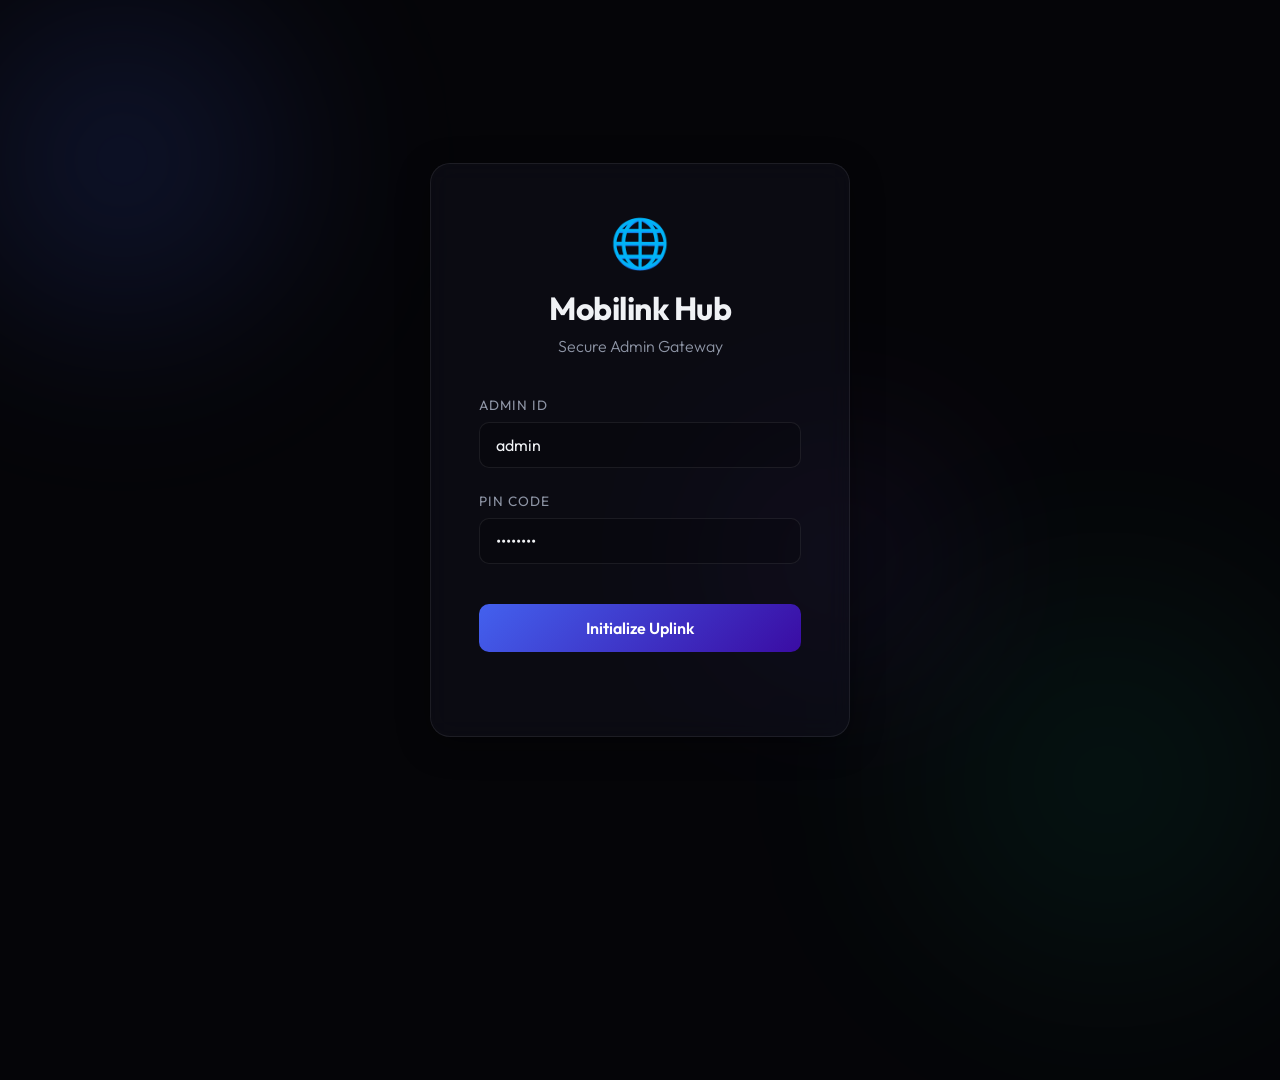
<file: hub-ui/index.html>
<!DOCTYPE html>
<html lang="en">
<head>
    <meta charset="UTF-8">
    <meta name="viewport" content="width=device-width, initial-scale=1.0">
    <title>Mobilink Hub | Central Dashboard</title>
    <!-- Modern Typography: Outfit -->
    <link href="https://fonts.googleapis.com/css2?family=Outfit:wght@300;400;500;700&display=swap" rel="stylesheet">
    <link rel="stylesheet" href="css/styles.css">
</head>
<body>
    <!-- Background Elements -->
    <div class="blob blob-1"></div>
    <div class="blob blob-2"></div>
    <div class="blob blob-3"></div>

    <!-- Login Screen -->
    <div id="login-view" class="view active">
        <div class="glass-panel login-card fade-in">
            <div class="brand">
                <div class="logo-icon">🌐</div>
                <h1>Mobilink Hub</h1>
            </div>
            <p class="subtitle">Secure Admin Gateway</p>
            <form id="login-form">
                <div class="input-group">
                    <label>Admin ID</label>
                    <input type="text" id="admin-user" placeholder="Enter admin ID" value="admin" autocomplete="off" />
                </div>
                <div class="input-group">
                    <label>PIN Code</label>
                    <input type="password" id="admin-pin" placeholder="••••" value="admin123" />
                </div>
                <button type="submit" class="btn-primary">Initialize Uplink</button>
                <div id="login-error" class="error-msg"></div>
            </form>
        </div>
    </div>

    <!-- Dashboard Screen -->
    <div id="dashboard-view" class="view">
        <header class="glass-header slide-down">
            <div class="header-brand">
                <div class="logo-icon small">🌐</div>
                <h2>Mobilink Hub</h2>
                <span class="pulse-indicator"></span><span class="live-text">LIVE</span>
            </div>
            <div class="header-actions">
                <button id="logout-btn" class="btn-secondary">Terminate Session</button>
            </div>
        </header>

        <main class="dashboard-grid fade-in-up">
            <!-- KPIs -->
            <div class="glass-panel kpi-card">
                <h3>System Throughput</h3>
                <div class="kpi-value" id="kpi-transactions">0</div>
                <p class="kpi-label">Transactions Today</p>
                <div class="trend positive">↑ Live Tracking</div>
            </div>

            <div class="glass-panel kpi-card">
                <h3>Active Network</h3>
                <div class="kpi-value" id="kpi-shifts">0</div>
                <p class="kpi-label">Connected Booths</p>
                <div class="trend">Running Shifts</div>
            </div>
            
            <div class="glass-panel kpi-card">
                <h3>Queue Status</h3>
                <div class="kpi-value" id="kpi-queue">Optimal</div>
                <p class="kpi-label">No Bottlenecks</p>
            </div>

            <!-- SIM Health Monitor -->
            <div class="glass-panel main-panel">
                <div class="panel-header">
                    <h3>SIM Channel Health Matrix</h3>
                    <button id="refresh-btn" class="icon-btn">↻</button>
                </div>
                <div class="sim-grid" id="sim-container">
                    <!-- Injected via JS -->
                    <div class="loading-shimmer">Initializing telemetry...</div>
                </div>
            </div>
        </main>
    </div>

    <script src="js/app.js"></script>
</body>
</html>
</file>
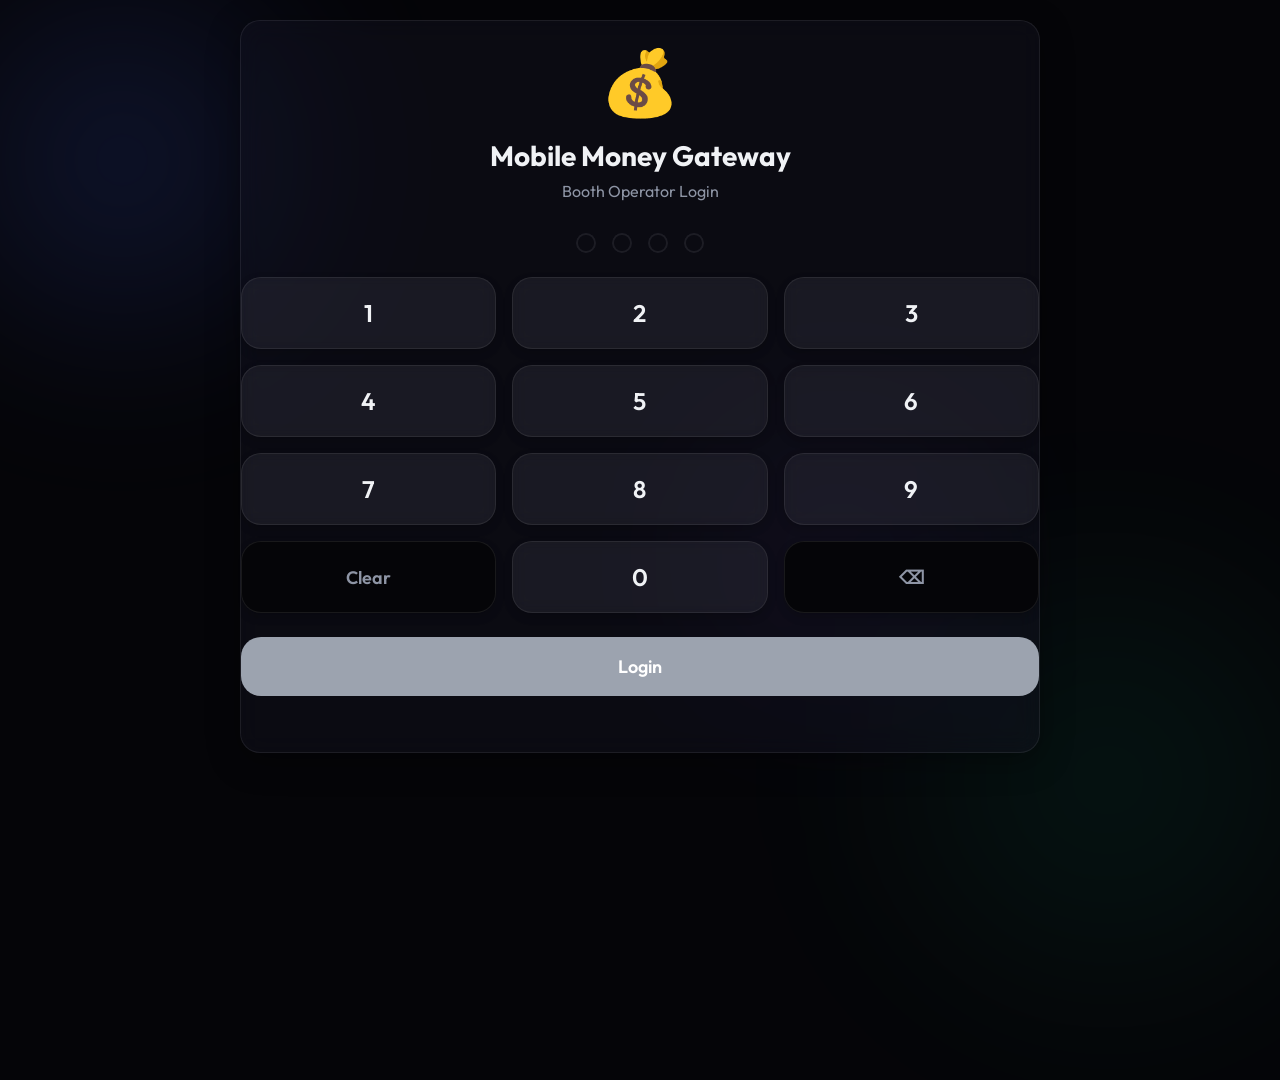
<file: tablet-pwa/index.html>
<!DOCTYPE html>
<html lang="en">
<head>
    <meta charset="UTF-8">
    <meta name="viewport" content="width=device-width, initial-scale=1.0, user-scalable=no">
    <title>Mobile Money Gateway - Booth Tablet</title>
    <meta name="description" content="Booth operator interface for mobile money transactions">
    <meta name="theme-color" content="#050508">
    <link href="https://fonts.googleapis.com/css2?family=Outfit:wght@300;400;500;700&display=swap" rel="stylesheet">
    <link rel="manifest" href="manifest.json">
    <link rel="stylesheet" href="css/styles.css">
    <link rel="icon" type="image/svg+xml" href="icons/icon.svg">
    <meta name="apple-mobile-web-app-capable" content="yes">
    <meta name="apple-mobile-web-app-status-bar-style" content="black-translucent">
</head>
<body>
    <!-- Background Elements -->
    <div class="blob blob-1"></div>
    <div class="blob blob-2"></div>
    <div class="blob blob-3"></div>

    <div id="app">
        <!-- Login Screen -->
        <div id="login-screen" class="screen">
            <div class="container glass-panel">
                <div class="logo">💰</div>
                <h1>Mobile Money Gateway</h1>
                <p class="subtitle">Booth Operator Login</p>
                <div class="pin-input-container">
                    <div class="pin-dots" id="pin-dots">
                        <span class="dot"></span>
                        <span class="dot"></span>
                        <span class="dot"></span>
                        <span class="dot"></span>
                    </div>
                    <input type="password" id="pin-input" maxlength="4" pattern="[0-9]*" inputmode="numeric" autocomplete="off">
                </div>
                <div class="numpad" id="numpad">
                    <button data-key="1">1</button>
                    <button data-key="2">2</button>
                    <button data-key="3">3</button>
                    <button data-key="4">4</button>
                    <button data-key="5">5</button>
                    <button data-key="6">6</button>
                    <button data-key="7">7</button>
                    <button data-key="8">8</button>
                    <button data-key="9">9</button>
                    <button data-key="clear" class="secondary">Clear</button>
                    <button data-key="0">0</button>
                    <button data-key="backspace" class="secondary">⌫</button>
                </div>
                <button id="login-btn" class="primary-btn" disabled>Login</button>
                <p id="login-error" class="error-message"></p>
            </div>
        </div>

        <!-- Shift Start Screen -->
        <div id="shift-start-screen" class="screen hidden">
            <div class="container glass-panel">
                <h2>Open New Shift</h2>
                <div class="info-card">
                    <p><strong>Operator:</strong> <span id="operator-name">-</span></p>
                    <p><strong>Booth:</strong> <span id="booth-name">-</span></p>
                    <p><strong>Date:</strong> <span id="shift-date">-</span></p>
                </div>
                <div class="form-group">
                    <label for="starting-cash">Starting Cash (K)</label>
                    <input type="number" id="starting-cash" inputmode="decimal" placeholder="0.00" step="0.01">
                </div>
                <div class="numpad" id="cash-numpad">
                    <button data-key="1">1</button>
                    <button data-key="2">2</button>
                    <button data-key="3">3</button>
                    <button data-key="4">4</button>
                    <button data-key="5">5</button>
                    <button data-key="6">6</button>
                    <button data-key="7">7</button>
                    <button data-key="8">8</button>
                    <button data-key="9">9</button>
                    <button data-key=".">.</button>
                    <button data-key="0">0</button>
                    <button data-key="backspace" class="secondary">⌫</button>
                </div>
                <div class="button-group">
                    <button id="cancel-shift-btn" class="secondary-btn">Cancel</button>
                    <button id="open-shift-btn" class="primary-btn">Open Shift</button>
                </div>
            </div>
        </div>

        <!-- Transaction Dashboard -->
        <div id="transaction-screen" class="screen hidden">
            <div class="container glass-panel">
                <div class="header-bar">
                    <div class="shift-info">
                        <span id="shift-status" class="badge badge-active">Shift Active</span>
                        <span id="operator-display" class="operator-name">-</span>
                    </div>
                    <button id="close-shift-btn" class="text-btn">Close Shift</button>
                </div>

                <div class="transaction-form">
                    <div class="form-section">
                        <label>Network</label>
                        <div class="toggle-group" id="network-toggle">
                            <button data-network="MTN" class="toggle-btn active">MTN</button>
                            <button data-network="Airtel" class="toggle-btn">Airtel</button>
                            <button data-network="Zamtel" class="toggle-btn">Zamtel</button>
                        </div>
                    </div>

                    <div class="form-section">
                        <label>Transaction Type</label>
                        <div class="toggle-group" id="type-toggle">
                            <button data-type="deposit" class="toggle-btn">Deposit</button>
                            <button data-type="withdraw" class="toggle-btn active">Withdraw</button>
                            <button data-type="balance" class="toggle-btn">Balance</button>
                        </div>
                    </div>

                    <div class="form-section">
                        <label for="customer-phone">Customer Phone</label>
                        <input type="tel" id="customer-phone" inputmode="tel" placeholder="0977 XXX XXX" maxlength="13">
                    </div>

                    <div class="form-section">
                        <label for="amount">Amount (K)</label>
                        <input type="number" id="amount" inputmode="decimal" placeholder="0.00" step="0.01">
                    </div>

                    <div class="fee-display">
                        <div class="fee-row">
                            <span>Fee:</span>
                            <span id="fee-amount">K 0.00</span>
                        </div>
                        <div class="fee-row total">
                            <span>Total:</span>
                            <span id="total-amount">K 0.00</span>
                        </div>
                    </div>

                    <button id="process-btn" class="primary-btn large" disabled>Process Transaction</button>
                </div>
            </div>
        </div>

        <!-- Status Overlay -->
        <div id="status-overlay" class="overlay hidden">
            <div class="status-container glass-panel">
                <div id="status-icon" class="status-icon"></div>
                <h2 id="status-title">Processing</h2>
                <p id="status-message">Please wait...</p>
                <div id="status-details" class="status-details"></div>
                <div id="queue-info" class="queue-info hidden">
                    <div class="progress-bar">
                        <div id="queue-progress" class="progress-fill"></div>
                    </div>
                    <p id="queue-text">Position in queue: #1</p>
                </div>
                <div class="button-group" style="display: flex; gap: 10px; justify-content: center; margin-top: 15px;">
                    <button id="print-receipt-btn" class="secondary-btn hidden">Print Receipt</button>
                    <button id="status-close-btn" class="primary-btn hidden">New Transaction</button>
                </div>
            </div>
        </div>

        <!-- Reconciliation Screen -->
        <div id="reconciliation-screen" class="screen hidden">
            <div class="container glass-panel">
                <h2>Close Shift</h2>
                <div class="report-card">
                    <h3>Reconciliation Report</h3>
                    <div class="report-row">
                        <span>Starting Cash:</span>
                        <span id="report-starting">K 0.00</span>
                    </div>
                    <div class="report-row">
                        <span>Cash-Ins (+):</span>
                        <span id="report-cashin" class="positive">K 0.00</span>
                    </div>
                    <div class="report-row">
                        <span>Cash-Outs (-):</span>
                        <span id="report-cashout" class="negative">K 0.00</span>
                    </div>
                    <div class="report-row total">
                        <span>Expected Closing:</span>
                        <span id="report-expected">K 0.00</span>
                    </div>
                </div>
                <div class="form-group">
                    <label for="actual-cash">Actual Cash Count (K)</label>
                    <input type="number" id="actual-cash" inputmode="decimal" placeholder="0.00" step="0.01">
                </div>
                <div class="numpad" id="reconcile-numpad">
                    <button data-key="1">1</button>
                    <button data-key="2">2</button>
                    <button data-key="3">3</button>
                    <button data-key="4">4</button>
                    <button data-key="5">5</button>
                    <button data-key="6">6</button>
                    <button data-key="7">7</button>
                    <button data-key="8">8</button>
                    <button data-key="9">9</button>
                    <button data-key=".">.</button>
                    <button data-key="0">0</button>
                    <button data-key="backspace" class="secondary">⌫</button>
                </div>
                <div id="discrepancy-display" class="discrepancy hidden">
                    <span id="discrepancy-text"></span>
                </div>
                <div class="button-group">
                    <button id="cancel-reconcile-btn" class="secondary-btn">Cancel</button>
                    <button id="confirm-close-btn" class="primary-btn">Close Shift</button>
                </div>
            </div>
        </div>


        <!-- Admin Dashboard Screen -->
        <div id="admin-dashboard-screen" class="screen hidden">
            <div class="container glass-panel admin-container" style="max-width: 900px;">
                <div class="header-bar">
                    <h2>Admin Dashboard</h2>
                    <button id="admin-logout-btn" class="text-btn">Logout</button>
                </div>
                
                <div class="admin-tabs">
                    <button data-tab="booths" class="tab-btn active">Booths</button>
                    <button data-tab="operators" class="tab-btn">Operators</button>
                    <button data-tab="audit" class="tab-btn">Audit Trail</button>
                    <button data-tab="config" class="tab-btn">Settings</button>
                </div>
                
                <!-- Booths Tab -->
                <div class="admin-tab-content" id="tab-booths">
                    <div class="table-actions" style="display: flex; justify-content: space-between; align-items: center; margin-bottom: 15px;">
                        <h3>Booth Management</h3>
                        <button id="refresh-booths-btn" class="secondary-btn" style="width: auto; min-height: 40px; padding: 10px;">Refresh</button>
                    </div>
                    <div class="table-container" style="overflow-x: auto; background: rgba(0,0,0,0.2); border-radius: 10px; padding: 10px;">
                        <table id="booths-table" class="admin-table">
                            <thead>
                                <tr>
                                    <th>Name</th>
                                    <th>Location</th>
                                    <th>Status</th>
                                    <th>Actions</th>
                                </tr>
                            </thead>
                            <tbody>
                                <!-- Booth rows go here -->
                            </tbody>
                        </table>
                    </div>
                </div>

                <!-- Operators Tab -->
                <div class="admin-tab-content hidden" id="tab-operators">
                    <div class="table-actions" style="display: flex; justify-content: space-between; align-items: center; margin-bottom: 15px;">
                        <h3>Operator Management</h3>
                        <button id="refresh-operators-btn" class="secondary-btn" style="width: auto; min-height: 40px; padding: 10px;">Refresh</button>
                    </div>
                    <div class="table-container" style="overflow-x: auto; background: rgba(0,0,0,0.2); border-radius: 10px; padding: 10px;">
                        <table id="operators-table" class="admin-table">
                            <thead>
                                <tr>
                                    <th>Username</th>
                                    <th>Role</th>
                                    <th>Status</th>
                                    <th>Actions</th>
                                </tr>
                            </thead>
                            <tbody>
                                <!-- Operator rows go here -->
                            </tbody>
                        </table>
                    </div>
                </div>

                <!-- Audit Trail Tab -->
                <div class="admin-tab-content hidden" id="tab-audit">
                    <div class="table-actions" style="display: flex; justify-content: space-between; align-items: center; margin-bottom: 15px;">
                        <h3>Audit Trail</h3>
                        <button id="refresh-audit-btn" class="secondary-btn" style="width: auto; min-height: 40px; padding: 10px;">Refresh</button>
                    </div>
                    <div class="table-container" style="overflow-x: auto; background: rgba(0,0,0,0.2); border-radius: 10px; padding: 10px;">
                        <table id="audit-table" class="admin-table">
                            <thead>
                                <tr>
                                    <th>Time</th>
                                    <th>Admin ID</th>
                                    <th>Action</th>
                                    <th>Target Booth</th>
                                </tr>
                            </thead>
                            <tbody>
                                <!-- Audit rows go here -->
                            </tbody>
                        </table>
                    </div>
                </div>

                <!-- Config Tab -->
                <div class="admin-tab-content hidden" id="tab-config">
                    <h3>System Configuration</h3>
                    <div class="form-group">
                        <label>MTN Transaction Limit (K)</label>
                        <input type="number" id="limit-mtn" value="5000">
                    </div>
                    <div class="form-group">
                        <label>Airtel Transaction Limit (K)</label>
                        <input type="number" id="limit-airtel" value="5000">
                    </div>
                    <button id="save-config-btn" class="primary-btn">Save Configuration</button>
                </div>
            </div>
        </div>
    </div>

    <script src="js/config.js"></script>
    <script src="js/websocket.js"></script>
    <script src="js/auth.js"></script>
    <script src="js/transactions.js"></script>
    <script src="js/app.js"></script>
</body>
</html>
</file>
<file: hub-ui/css/styles.css>
:root {
    --bg-dark: #0a0b10;
    --bg-darker: #050508;
    --glass-bg: rgba(20, 22, 35, 0.4);
    --glass-border: rgba(255, 255, 255, 0.08);
    --text-primary: #f0f2f5;
    --text-secondary: #8e95a5;
    --accent: #4361ee;
    --accent-glow: rgba(67, 97, 238, 0.5);
    --success: #10b981;
    --success-glow: rgba(16, 185, 129, 0.3);
    --danger: #ef4444;
    --warning: #f59e0b;
    --card-shadow: 0 8px 32px 0 rgba(0, 0, 0, 0.37);
}

* {
    margin: 0;
    padding: 0;
    box-sizing: border-box;
    font-family: 'Outfit', sans-serif;
}

body {
    background-color: var(--bg-darker);
    color: var(--text-primary);
    min-height: 100vh;
    overflow-x: hidden;
    position: relative;
}

/* Dynamic Ambient Blobs */
.blob {
    position: absolute;
    filter: blur(80px);
    z-index: -1;
    opacity: 0.5;
    border-radius: 50%;
    animation: float 20s ease-in-out infinite;
}
.blob-1 {
    top: -10%; left: -10%;
    width: 500px; height: 500px;
    background: radial-gradient(circle, rgba(67,97,238,0.4) 0%, rgba(0,0,0,0) 70%);
    animation-delay: 0s;
}
.blob-2 {
    bottom: -20%; right: -10%;
    width: 600px; height: 600px;
    background: radial-gradient(circle, rgba(16,185,129,0.2) 0%, rgba(0,0,0,0) 70%);
    animation-delay: -5s;
}
.blob-3 {
    top: 40%; left: 50%;
    width: 400px; height: 400px;
    background: radial-gradient(circle, rgba(139,92,246,0.2) 0%, rgba(0,0,0,0) 70%);
    animation-delay: -10s;
}

@keyframes float {
    0%, 100% { transform: translate(0, 0) scale(1); }
    33% { transform: translate(30px, -50px) scale(1.1); }
    66% { transform: translate(-20px, 20px) scale(0.9); }
}

/* Glassmorphism Utilities */
.glass-panel {
    background: var(--glass-bg);
    backdrop-filter: blur(12px);
    -webkit-backdrop-filter: blur(12px);
    border: 1px solid var(--glass-border);
    border-radius: 20px;
    box-shadow: var(--card-shadow);
}
.glass-header {
    background: rgba(10, 11, 16, 0.7);
    backdrop-filter: blur(20px);
    -webkit-backdrop-filter: blur(20px);
    border-bottom: 1px solid var(--glass-border);
    position: sticky;
    top: 0;
    z-index: 100;
}

/* Views */
.view {
    display: none;
    min-height: 100vh;
}
.view.active {
    display: block;
}

/* Login Screen */
#login-view {
    display: none;
    place-items: center;
}
#login-view.active {
    display: grid;
}
.login-card {
    padding: 3rem;
    width: 100%;
    max-width: 420px;
    text-align: center;
}
.brand {
    margin-bottom: 0.5rem;
}
.logo-icon {
    font-size: 3rem;
    margin-bottom: 1rem;
    animation: pulseGlow 3s infinite;
}
.logo-icon.small {
    font-size: 1.5rem;
    margin-bottom: 0;
    margin-right: 10px;
    animation: none;
}
.brand h1 {
    font-size: 2rem;
    font-weight: 700;
    letter-spacing: -0.5px;
}
.subtitle {
    color: var(--text-secondary);
    margin-bottom: 2.5rem;
    font-weight: 300;
}
.input-group {
    text-align: left;
    margin-bottom: 1.5rem;
}
.input-group label {
    display: block;
    margin-bottom: 0.5rem;
    font-size: 0.85rem;
    color: var(--text-secondary);
    text-transform: uppercase;
    letter-spacing: 1px;
}
input {
    width: 100%;
    background: rgba(0, 0, 0, 0.2);
    border: 1px solid var(--glass-border);
    border-radius: 10px;
    padding: 12px 16px;
    color: var(--text-primary);
    font-size: 1rem;
    outline: none;
    transition: all 0.3s ease;
}
input:focus {
    border-color: var(--accent);
    box-shadow: 0 0 15px var(--accent-glow);
    background: rgba(0, 0, 0, 0.4);
}
.btn-primary {
    width: 100%;
    background: linear-gradient(135deg, var(--accent) 0%, #3a0ca3 100%);
    color: white;
    border: none;
    padding: 14px;
    border-radius: 10px;
    font-size: 1rem;
    font-weight: 600;
    cursor: pointer;
    transition: transform 0.2s, box-shadow 0.2s;
    margin-top: 1rem;
}
.btn-primary:hover {
    transform: translateY(-2px);
    box-shadow: 0 5px 20px var(--accent-glow);
}
.btn-secondary {
    background: rgba(255, 255, 255, 0.05);
    border: 1px solid var(--glass-border);
    color: var(--text-primary);
    padding: 8px 16px;
    border-radius: 8px;
    font-size: 0.9rem;
    cursor: pointer;
    transition: all 0.2s;
}
.btn-secondary:hover {
    background: rgba(255, 255, 255, 0.1);
}
.error-msg {
    color: var(--danger);
    font-size: 0.9rem;
    margin-top: 1rem;
    min-height: 20px;
}

/* Dashboard Header */
header {
    display: flex;
    justify-content: space-between;
    align-items: center;
    padding: 1rem 2rem;
}
.header-brand {
    display: flex;
    align-items: center;
}
.header-brand h2 {
    font-weight: 600;
    margin-right: 15px;
}
.pulse-indicator {
    width: 8px;
    height: 8px;
    background: var(--success);
    border-radius: 50%;
    margin-right: 6px;
    box-shadow: 0 0 10px var(--success);
    animation: blink 2s infinite;
}
.live-text {
    font-size: 0.75rem;
    color: var(--success);
    letter-spacing: 1px;
    font-weight: 700;
}

/* Dashboard Grid */
.dashboard-grid {
    padding: 2rem;
    display: grid;
    grid-template-columns: repeat(3, 1fr);
    gap: 1.5rem;
    max-width: 1400px;
    margin: 0 auto;
}
.kpi-card {
    padding: 1.5rem;
    position: relative;
    overflow: hidden;
}
.kpi-card::before {
    content: '';
    position: absolute;
    top: 0; left: 0; width: 100%; height: 3px;
    background: linear-gradient(90deg, var(--accent), transparent);
}
.kpi-card h3 {
    font-size: 0.9rem;
    color: var(--text-secondary);
    text-transform: uppercase;
    letter-spacing: 1px;
    margin-bottom: 0.5rem;
}
.kpi-value {
    font-size: 3rem;
    font-weight: 700;
    margin-bottom: 0.2rem;
    background: linear-gradient(to right, #fff, #a5b4fc);
    -webkit-background-clip: text;
    -webkit-text-fill-color: transparent;
}
.kpi-label {
    font-size: 0.9rem;
    color: var(--text-primary);
    margin-bottom: 1rem;
}
.trend {
    font-size: 0.8rem;
    color: var(--text-secondary);
}
.trend.positive {
    color: var(--success);
}

.main-panel {
    grid-column: 1 / -1;
    padding: 1.5rem;
    margin-top: 1rem;
}
.panel-header {
    display: flex;
    justify-content: space-between;
    align-items: center;
    margin-bottom: 1.5rem;
    padding-bottom: 1rem;
    border-bottom: 1px solid var(--glass-border);
}
.panel-header h3 {
    font-size: 1.2rem;
    font-weight: 500;
}
.icon-btn {
    background: none;
    border: none;
    color: var(--text-secondary);
    font-size: 1.2rem;
    cursor: pointer;
    transition: color 0.2s, transform 0.5s;
}
.icon-btn:hover {
    color: var(--text-primary);
    transform: rotate(180deg);
}

/* SIM Grid */
.sim-grid {
    display: grid;
    grid-template-columns: repeat(auto-fit, minmax(300px, 1fr));
    gap: 1.5rem;
}
.sim-card {
    background: rgba(0,0,0,0.2);
    border: 1px solid rgba(255,255,255,0.05);
    border-radius: 12px;
    padding: 1.5rem;
    transition: transform 0.3s;
}
.sim-card:hover {
    transform: translateY(-5px);
    background: rgba(0,0,0,0.3);
    border-color: rgba(255,255,255,0.1);
}
.sim-header {
    display: flex;
    justify-content: space-between;
    align-items: flex-start;
    margin-bottom: 1rem;
}
.sim-network {
    font-size: 1.2rem;
    font-weight: 700;
}
.sim-phone {
    font-size: 0.85rem;
    color: var(--text-secondary);
}
.sim-status {
    font-size: 0.75rem;
    padding: 4px 8px;
    border-radius: 12px;
    text-transform: uppercase;
    font-weight: 700;
    letter-spacing: 0.5px;
}
.status-online {
    background: rgba(16, 185, 129, 0.1);
    color: var(--success);
    border: 1px solid rgba(16, 185, 129, 0.2);
}
.status-busy {
    background: rgba(245, 158, 11, 0.1);
    color: var(--warning);
    border: 1px solid rgba(245, 158, 11, 0.2);
}
.status-offline {
    background: rgba(239, 68, 68, 0.1);
    color: var(--danger);
    border: 1px solid rgba(239, 68, 68, 0.2);
}
.sim-balance-label {
    font-size: 0.8rem;
    color: var(--text-secondary);
    margin-bottom: 0.2rem;
}
.sim-balance {
    font-size: 1.8rem;
    font-weight: 500;
}

/* Animations */
@keyframes blink {
    0%, 100% { opacity: 1; }
    50% { opacity: 0.4; }
}
@keyframes pulseGlow {
    0%, 100% { filter: drop-shadow(0 0 10px var(--accent-glow)); }
    50% { filter: drop-shadow(0 0 25px var(--accent)); }
}
.fade-in {
    animation: fadeIn 0.8s cubic-bezier(0.16, 1, 0.3, 1);
}
.slide-down {
    animation: slideDown 0.6s cubic-bezier(0.16, 1, 0.3, 1);
}
.fade-in-up {
    animation: fadeInUp 0.8s cubic-bezier(0.16, 1, 0.3, 1) 0.2s both;
}

@keyframes fadeIn {
    from { opacity: 0; }
    to { opacity: 1; }
}
@keyframes slideDown {
    from { opacity: 0; transform: translateY(-20px); }
    to { opacity: 1; transform: translateY(0); }
}
@keyframes fadeInUp {
    from { opacity: 0; transform: translateY(20px); }
    to { opacity: 1; transform: translateY(0); }
}

.loading-shimmer {
    color: var(--text-secondary);
    font-style: italic;
    padding: 2rem;
    text-align: center;
    animation: blink 1.5s infinite;
}

/* Responsive */
@media (max-width: 900px) {
    .dashboard-grid { grid-template-columns: 1fr 1fr; }
}
@media (max-width: 600px) {
    .dashboard-grid { grid-template-columns: 1fr; }
}
</file>
<file: tablet-pwa/css/styles.css>
:root {
    --primary: #4361ee;
    --primary-dark: #3a0ca3;
    --accent-glow: rgba(67, 97, 238, 0.5);
    --success: #10b981;
    --danger: #ef4444;
    --warning: #f59e0b;
    --bg: #050508;
    --card-bg: rgba(20, 22, 35, 0.4);
    --text: #f0f2f5;
    --text-secondary: #8e95a5;
    --border: rgba(255, 255, 255, 0.08);
    --shadow: 0 8px 32px 0 rgba(0, 0, 0, 0.37);
    --radius: 20px;
}

* {
    margin: 0;
    padding: 0;
    box-sizing: border-box;
    -webkit-tap-highlight-color: transparent;
    font-family: 'Outfit', sans-serif;
}

body {
    background-color: var(--bg);
    color: var(--text);
    min-height: 100vh;
    overflow-x: hidden;
    position: relative;
    touch-action: manipulation;
}

/* Dynamic Ambient Blobs */
.blob {
    position: absolute;
    filter: blur(80px);
    z-index: -1;
    opacity: 0.5;
    border-radius: 50%;
    animation: float 20s ease-in-out infinite;
}
.blob-1 {
    top: -10%; left: -10%;
    width: 500px; height: 500px;
    background: radial-gradient(circle, rgba(67,97,238,0.4) 0%, rgba(0,0,0,0) 70%);
    animation-delay: 0s;
}
.blob-2 {
    bottom: -20%; right: -10%;
    width: 600px; height: 600px;
    background: radial-gradient(circle, rgba(16,185,129,0.2) 0%, rgba(0,0,0,0) 70%);
    animation-delay: -5s;
}
.blob-3 {
    top: 40%; left: 50%;
    width: 400px; height: 400px;
    background: radial-gradient(circle, rgba(139,92,246,0.2) 0%, rgba(0,0,0,0) 70%);
    animation-delay: -10s;
}

@keyframes float {
    0%, 100% { transform: translate(0, 0) scale(1); }
    33% { transform: translate(30px, -50px) scale(1.1); }
    66% { transform: translate(-20px, 20px) scale(0.9); }
}

/* Glassmorphism Utilities */
.glass-panel {
    background: var(--card-bg);
    backdrop-filter: blur(12px);
    -webkit-backdrop-filter: blur(12px);
    border: 1px solid var(--border);
    border-radius: var(--radius);
    box-shadow: var(--shadow);
}

#app {
    min-height: 100vh;
}

.screen {
    min-height: 100vh;
    padding: 20px;
    animation: fadeIn 0.3s ease;
}

.screen.hidden {
    display: none;
}

@keyframes fadeIn {
    from { opacity: 0; transform: translateY(10px); }
    to { opacity: 1; transform: translateY(0); }
}

.container {
    max-width: 600px;
    margin: 0 auto;
    padding: 20px 0;
}

.logo {
    font-size: 64px;
    text-align: center;
    margin-bottom: 16px;
}

h1 {
    font-size: 28px;
    text-align: center;
    margin-bottom: 8px;
    color: var(--text);
}

h2 {
    font-size: 24px;
    margin-bottom: 20px;
    color: var(--text);
}

.subtitle {
    text-align: center;
    color: var(--text-secondary);
    margin-bottom: 32px;
    font-size: 16px;
}

.pin-input-container {
    margin-bottom: 24px;
}

.pin-dots {
    display: flex;
    justify-content: center;
    gap: 16px;
    margin-bottom: 24px;
}

.dot {
    width: 20px;
    height: 20px;
    border-radius: 50%;
    border: 2px solid var(--border);
    background: transparent;
    transition: all 0.2s ease;
}

.dot.filled {
    background: var(--primary);
    border-color: var(--primary);
}

#pin-input {
    position: absolute;
    opacity: 0;
    pointer-events: none;
}

.numpad {
    display: grid;
    grid-template-columns: repeat(3, 1fr);
    gap: 12px;
    margin-bottom: 24px;
}

.numpad button {
    padding: 20px;
    font-size: 24px;
    font-weight: 600;
    border: 1px solid var(--border);
    border-radius: var(--radius);
    background: rgba(255, 255, 255, 0.05);
    backdrop-filter: blur(8px);
    -webkit-backdrop-filter: blur(8px);
    color: var(--text);
    box-shadow: 0 4px 10px rgba(0,0,0,0.2);
    cursor: pointer;
    transition: all 0.2s ease;
    touch-action: manipulation;
    min-height: 64px;
}

.numpad button:active {
    transform: scale(0.95);
    background: var(--bg);
}

.numpad button.secondary {
    background: var(--bg);
    color: var(--text-secondary);
    font-size: 18px;
}

.primary-btn {
    width: 100%;
    padding: 18px 24px;
    font-size: 18px;
    font-weight: 600;
    border: none;
    border-radius: var(--radius);
    background: linear-gradient(135deg, var(--primary) 0%, var(--primary-dark) 100%);
    color: white;
    cursor: pointer;
    transition: transform 0.2s, box-shadow 0.2s;
    touch-action: manipulation;
    min-height: 56px;
}

.primary-btn:active, .primary-btn:hover {
    transform: translateY(-2px);
    box-shadow: 0 5px 20px var(--accent-glow);
}

.primary-btn:disabled {
    background: #9ca3af;
    cursor: not-allowed;
    transform: none;
}

.secondary-btn {
    width: 100%;
    padding: 18px 24px;
    font-size: 18px;
    font-weight: 600;
    border: 2px solid var(--border);
    border-radius: var(--radius);
    background: transparent;
    color: var(--text);
    cursor: pointer;
    transition: all 0.2s ease;
    touch-action: manipulation;
    min-height: 56px;
}

.secondary-btn:active {
    background: var(--bg);
}

.button-group {
    display: flex;
    gap: 12px;
    margin-top: 20px;
}

.button-group button {
    flex: 1;
}

.error-message {
    color: var(--danger);
    text-align: center;
    margin-top: 16px;
    font-size: 14px;
    min-height: 20px;
}

.info-card {
    background: var(--card-bg);
    padding: 16px;
    border-radius: var(--radius);
    box-shadow: var(--shadow);
    margin-bottom: 24px;
}

.info-card p {
    margin-bottom: 8px;
    font-size: 16px;
}

.info-card p:last-child {
    margin-bottom: 0;
}

.form-group {
    margin-bottom: 20px;
}

.form-group label {
    display: block;
    margin-bottom: 8px;
    font-weight: 600;
    font-size: 16px;
    color: var(--text);
}

.form-group input {
    width: 100%;
    padding: 16px;
    font-size: 18px;
    border: 2px solid var(--border);
    border-radius: var(--radius);
    background: var(--card-bg);
    color: var(--text);
    transition: border-color 0.2s ease;
}

.form-group input:focus {
    outline: none;
    border-color: var(--primary);
}

.form-section {
    margin-bottom: 24px;
}

.form-section label {
    display: block;
    margin-bottom: 12px;
    font-weight: 600;
    font-size: 16px;
}

.toggle-group {
    display: flex;
    gap: 8px;
}

.toggle-btn {
    flex: 1;
    padding: 16px;
    font-size: 16px;
    font-weight: 600;
    border: 2px solid var(--border);
    border-radius: var(--radius);
    background: var(--card-bg);
    color: var(--text-secondary);
    cursor: pointer;
    transition: all 0.2s ease;
    touch-action: manipulation;
}

.toggle-btn.active {
    background: var(--primary);
    color: white;
    border-color: var(--primary);
}

.toggle-btn:active {
    transform: scale(0.98);
}

.fee-display {
    background: var(--card-bg);
    padding: 16px;
    border-radius: var(--radius);
    box-shadow: var(--shadow);
    margin-bottom: 24px;
}

.fee-row {
    display: flex;
    justify-content: space-between;
    margin-bottom: 8px;
    font-size: 16px;
}

.fee-row.total {
    font-weight: 700;
    font-size: 18px;
    padding-top: 8px;
    border-top: 1px solid var(--border);
    margin-bottom: 0;
}

.fee-row .positive {
    color: var(--success);
}

.fee-row .negative {
    color: var(--danger);
}

.header-bar {
    display: flex;
    justify-content: space-between;
    align-items: center;
    margin-bottom: 24px;
    padding-bottom: 16px;
    border-bottom: 1px solid var(--border);
}

.shift-info {
    display: flex;
    align-items: center;
    gap: 12px;
}

.badge {
    padding: 6px 12px;
    border-radius: 20px;
    font-size: 12px;
    font-weight: 600;
    text-transform: uppercase;
}

.badge-active {
    background: #dcfce7;
    color: #166534;
}

.badge-inactive {
    background: #fee2e2;
    color: #991b1b;
}

.operator-name {
    font-weight: 600;
    color: var(--text);
}

.text-btn {
    background: none;
    border: none;
    color: var(--danger);
    font-size: 14px;
    font-weight: 600;
    cursor: pointer;
    padding: 8px;
}

.text-btn:active {
    opacity: 0.7;
}

.overlay {
    position: fixed;
    top: 0;
    left: 0;
    right: 0;
    bottom: 0;
    background: rgba(0, 0, 0, 0.8);
    display: flex;
    align-items: center;
    justify-content: center;
    z-index: 1000;
    padding: 20px;
    animation: fadeIn 0.2s ease;
}

.overlay.hidden {
    display: none;
}

.status-container {
    background: var(--card-bg);
    border-radius: var(--radius);
    padding: 32px;
    max-width: 400px;
    width: 100%;
    text-align: center;
}

.status-icon {
    font-size: 64px;
    margin-bottom: 16px;
}

.status-icon.success {
    color: var(--success);
}

.status-icon.error {
    color: var(--danger);
}

.status-icon.processing {
    color: var(--primary);
}

@keyframes spin {
    to { transform: rotate(360deg); }
}

.status-icon.processing::after {
    content: "⟳";
    display: inline-block;
    animation: spin 1s linear infinite;
    font-size: 64px;
}

#status-title {
    font-size: 24px;
    margin-bottom: 8px;
}

#status-message {
    color: var(--text-secondary);
    margin-bottom: 16px;
    font-size: 16px;
}

.status-details {
    background: var(--bg);
    padding: 16px;
    border-radius: var(--radius);
    margin-bottom: 16px;
    text-align: left;
    font-family: monospace;
    font-size: 14px;
    max-height: 200px;
    overflow-y: auto;
}

.queue-info {
    margin-bottom: 16px;
}

.queue-info.hidden {
    display: none;
}

.progress-bar {
    width: 100%;
    height: 8px;
    background: var(--border);
    border-radius: 4px;
    overflow: hidden;
    margin-bottom: 8px;
}

.progress-fill {
    height: 100%;
    background: var(--primary);
    border-radius: 4px;
    transition: width 0.3s ease;
}

#queue-text {
    font-size: 14px;
    color: var(--text-secondary);
}

.report-card {
    background: var(--card-bg);
    padding: 20px;
    border-radius: var(--radius);
    box-shadow: var(--shadow);
    margin-bottom: 24px;
}

.report-card h3 {
    margin-bottom: 16px;
    font-size: 18px;
}

.report-row {
    display: flex;
    justify-content: space-between;
    margin-bottom: 12px;
    font-size: 16px;
    padding-bottom: 8px;
    border-bottom: 1px solid var(--border);
}

.report-row:last-child {
    border-bottom: none;
    margin-bottom: 0;
    padding-bottom: 0;
}

.report-row.total {
    font-weight: 700;
    font-size: 18px;
    padding-top: 12px;
    border-top: 2px solid var(--text);
    border-bottom: none;
}

.discrepancy {
    padding: 16px;
    border-radius: var(--radius);
    margin-bottom: 20px;
    text-align: center;
    font-weight: 600;
}

.discrepancy.hidden {
    display: none;
}

.discrepancy.balanced {
    background: #dcfce7;
    color: #166534;
}

.discrepancy.shortage {
    background: #fee2e2;
    color: #991b1b;
}

.discrepancy.overage {
    background: #fef3c7;
    color: #92400e;
}

.primary-btn.large {
    padding: 24px;
    font-size: 20px;
    min-height: 64px;
}

@media (max-width: 480px) {
    .container {
        padding: 12px;
    }
    
    .numpad button {
        padding: 16px;
        font-size: 20px;
        min-height: 56px;
    }
    
    h1 {
        font-size: 24px;
    }
    
    h2 {
        font-size: 20px;
    }
}

@media (min-width: 768px) {
    .container {
        max-width: 800px;
    }
    
    .numpad {
        grid-template-columns: repeat(3, 1fr);
        gap: 16px;
    }
}

/* Admin Dashboard Styles */
.admin-tabs {
    display: flex;
    gap: 10px;
    margin-bottom: 20px;
    border-bottom: 1px solid var(--border);
    padding-bottom: 10px;
}

.admin-tabs .tab-btn {
    background: transparent;
    border: none;
    color: var(--text-secondary);
    font-size: 16px;
    font-weight: 600;
    cursor: pointer;
    padding: 10px 15px;
    border-radius: var(--radius) var(--radius) 0 0;
    transition: all 0.2s ease;
}

.admin-tabs .tab-btn.active {
    color: var(--primary);
    border-bottom: 3px solid var(--primary);
}

.admin-table {
    width: 100%;
    border-collapse: collapse;
    color: var(--text);
}

.admin-table th, .admin-table td {
    padding: 12px 15px;
    text-align: left;
    border-bottom: 1px solid var(--border);
}

.admin-table th {
    font-weight: 600;
    color: var(--text-secondary);
    background: rgba(0,0,0,0.3);
}

.admin-table tbody tr:hover {
    background: rgba(255, 255, 255, 0.05);
}

.admin-table .action-btn {
    background: transparent;
    border: 1px solid var(--border);
    color: var(--text);
    padding: 6px 12px;
    border-radius: 4px;
    cursor: pointer;
    font-size: 14px;
    margin-right: 5px;
}

.admin-table .action-btn:hover {
    background: rgba(255,255,255,0.1);
}

.status-badge {
    padding: 4px 8px;
    border-radius: 12px;
    font-size: 12px;
    font-weight: bold;
}
.status-badge.active { background: rgba(16, 185, 129, 0.2); color: var(--success); }
.status-badge.suspended { background: rgba(245, 158, 11, 0.2); color: var(--warning); }
.status-badge.blocked { background: rgba(239, 68, 68, 0.2); color: var(--danger); }
.status-badge.inactive { background: rgba(255, 255, 255, 0.1); color: var(--text-secondary); }
</file>
